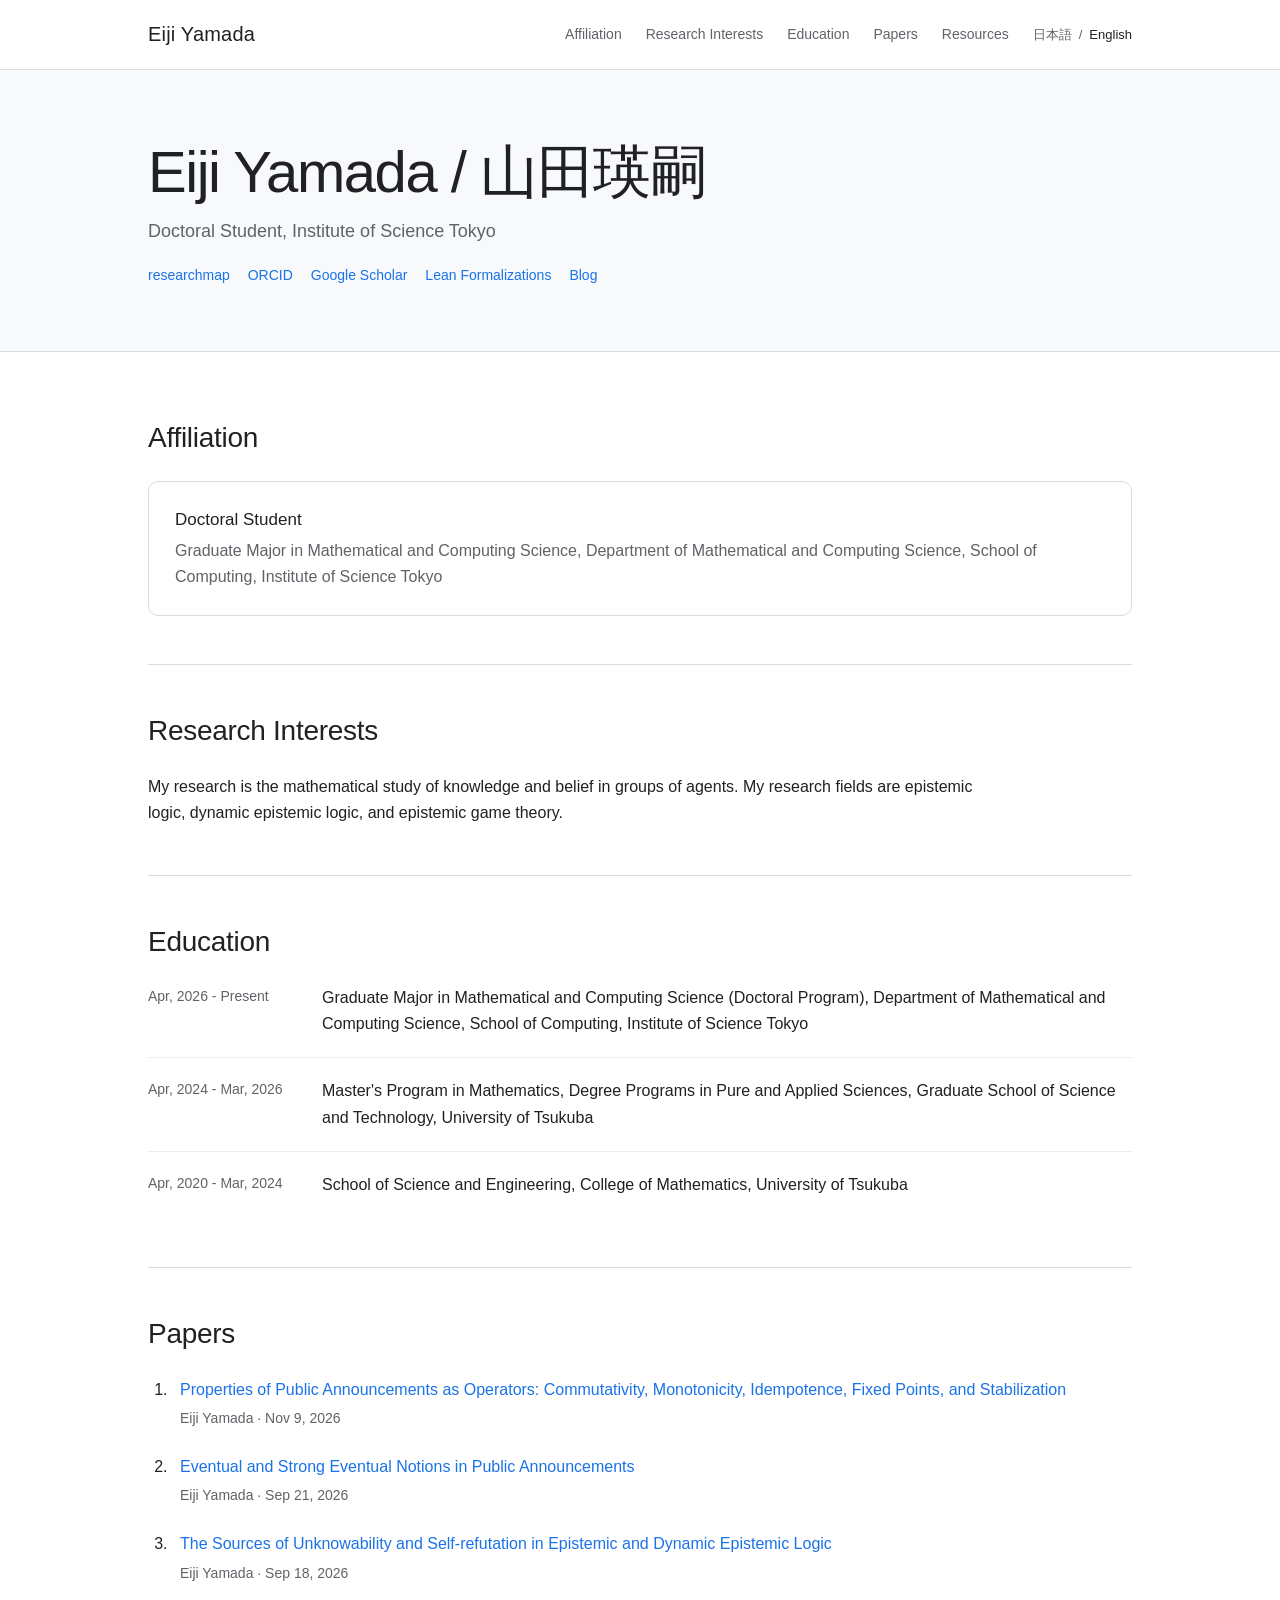
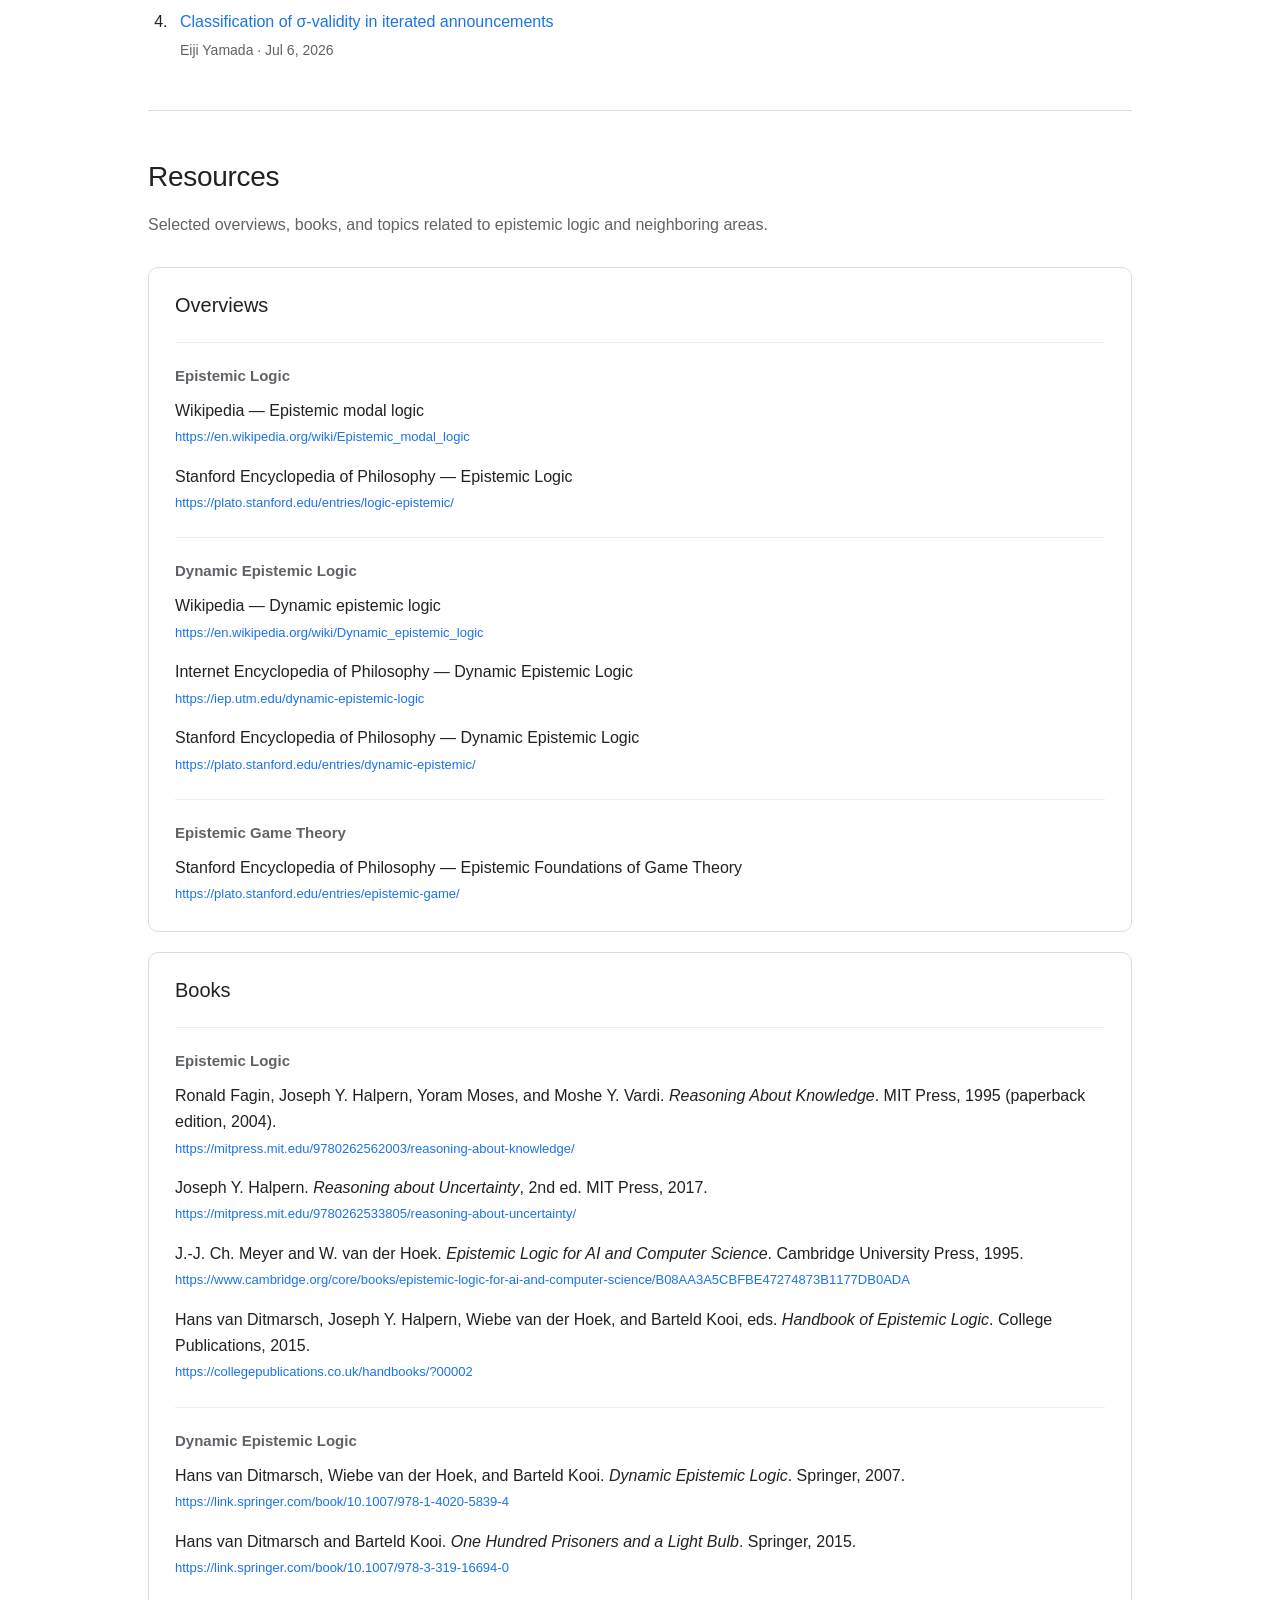
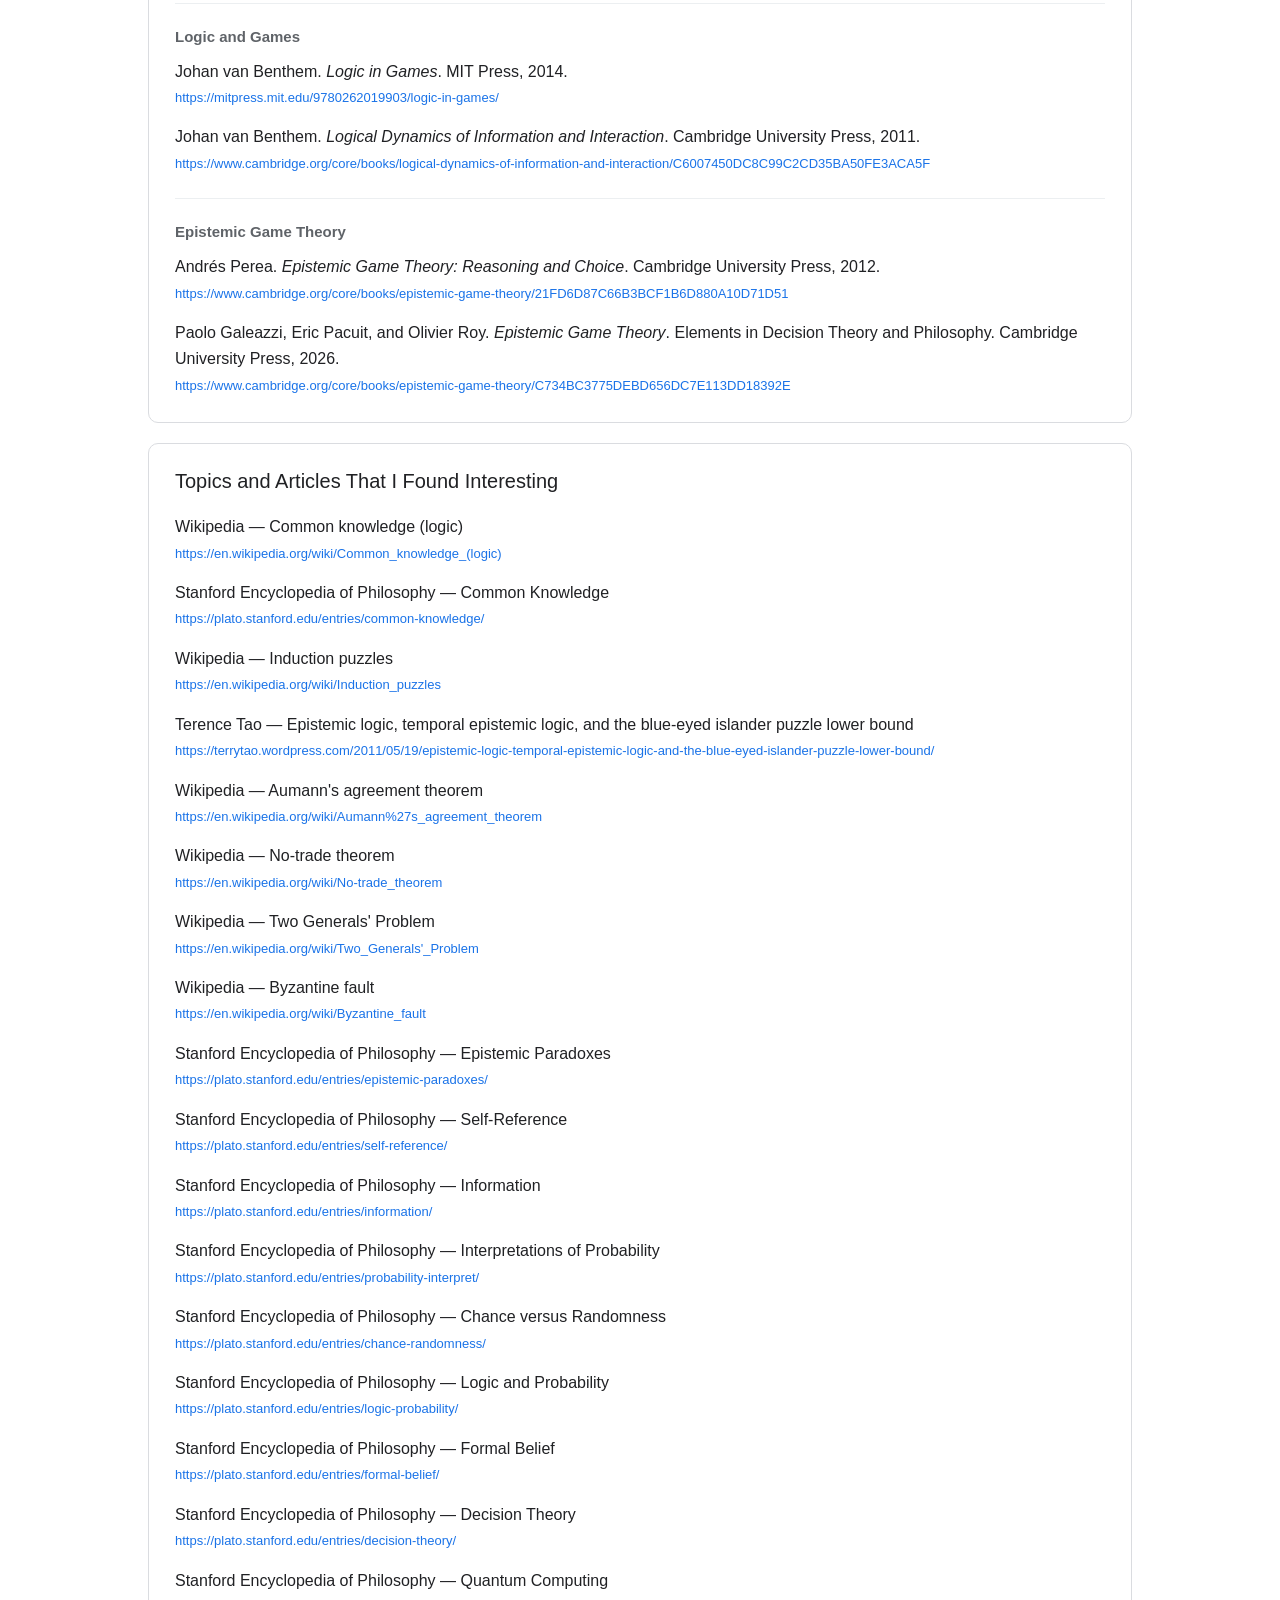
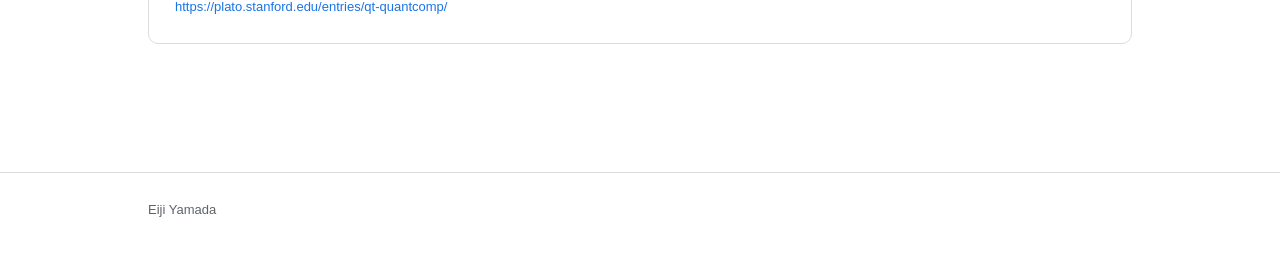
<file: index.html>
<!DOCTYPE html>
<html lang="en">
<head>
  <meta charset="UTF-8">
  <meta name="viewport" content="width=device-width, initial-scale=1.0">
  <meta name="robots" content="index, follow">
  <meta name="description" content="Academic website of Eiji Yamada, a Doctoral Student at Institute of Science Tokyo.">
  <meta name="google-site-verification" content="if2u5kckzkKwGW6rbWBI-jnYKi1gN4BGuCMbJrBqnDA" />
  <link rel="canonical" href="https://eiyamada.github.io/">
  <link rel="alternate" hreflang="en" href="https://eiyamada.github.io/">
  <link rel="alternate" hreflang="ja" href="https://eiyamada.github.io/ja/">
  <link rel="alternate" hreflang="x-default" href="https://eiyamada.github.io/">
  <link rel="stylesheet" href="/styles.css">

  <title>Eiji Yamada</title>

  <script type="application/ld+json">
  {
    "@context": "https://schema.org",
    "@type": "Person",
    "name": "Eiji Yamada",
    "alternateName": "山田 瑛嗣",
    "url": "https://eiyamada.github.io/",
    "jobTitle": "Doctoral Student",
    "affiliation": {
      "@type": "CollegeOrUniversity",
      "name": "Institute of Science Tokyo"
    },
    "sameAs": [
      "https://researchmap.jp/e-yamada?lang=en",
      "https://orcid.org/0009-0007-2519-8016",
      "https://scholar.google.com/citations?user=GYGGPxcAAAAJ&hl=en&oi=sra"
    ]
  }
  </script>
</head>

<body>
  <header class="site-header">
    <div class="header-inner">
      <a class="site-title" href="#top">Eiji Yamada</a>
      <div class="header-actions">
        <nav class="nav-links" aria-label="Primary navigation">
          <a href="#affiliation">Affiliation</a>
          <a href="#research-interests">Research Interests</a>
          <a href="#education">Education</a>
          <a href="#papers">Papers</a>
          <a href="#resources">Resources</a>
        </nav>
        <div class="language-switch" aria-label="Language switch">
          <a href="/ja/" lang="ja">日本語</a>
          <span aria-hidden="true">/</span>
          <span class="current-language" aria-current="page">English</span>
        </div>
      </div>
    </div>
  </header>

  <div class="hero" id="top">
    <div class="hero-inner">
      <h1>Eiji Yamada / 山田瑛嗣</h1>
      <p class="position">Doctoral Student, Institute of Science Tokyo</p>
      <div class="profile-links" aria-label="Academic profiles">
        <a href="https://researchmap.jp/e-yamada?lang=en" target="_blank" rel="me noopener">researchmap</a>
        <a href="https://orcid.org/0009-0007-2519-8016" target="_blank" rel="me noopener">ORCID</a>
        <a href="https://scholar.google.com/citations?user=GYGGPxcAAAAJ&amp;hl=en&amp;oi=sra" target="_blank" rel="me noopener">Google Scholar</a>
        <a href="https://github.com/eiyamada/lean-paper-formalizations" target="_blank" rel="noopener">Lean Formalizations</a>
        <a href="https://banana-neko.hatenablog.com/" target="_blank" rel="noopener">Blog</a>
      </div>
    </div>
  </div>

  <main>
    <section id="affiliation">
      <h2>Affiliation</h2>
      <div class="affiliation-card">
        <strong>Doctoral Student</strong>
        <span>Graduate Major in Mathematical and Computing Science, Department of Mathematical and Computing Science, School of Computing, Institute of Science Tokyo</span>
      </div>
    </section>

    <section id="research-interests">
      <h2>Research Interests</h2>
      <div class="research-interests-space">
        <p>My research is the mathematical study of knowledge and belief in groups of agents. My research fields are epistemic logic, dynamic epistemic logic, and epistemic game theory.</p>
      </div>
    </section>

    <section id="education">
      <h2>Education</h2>
      <ul class="timeline">
        <li>
          <div class="date">Apr, 2026 - Present</div>
          <div class="institution">Graduate Major in Mathematical and Computing Science (Doctoral Program), Department of Mathematical and Computing Science, School of Computing, Institute of Science Tokyo</div>
        </li>
        <li>
          <div class="date">Apr, 2024 - Mar, 2026</div>
          <div class="institution">Master's Program in Mathematics, Degree Programs in Pure and Applied Sciences, Graduate School of Science and Technology, University of Tsukuba</div>
        </li>
        <li>
          <div class="date">Apr, 2020 - Mar, 2024</div>
          <div class="institution">School of Science and Engineering, College of Mathematics, University of Tsukuba</div>
        </li>
      </ul>
    </section>

    <section id="papers">
      <h2>Papers</h2>
      <ol class="publications">
        <li>
          <a class="publication-title" href="https://arxiv.org/abs/2611.11911" target="_blank" rel="noopener">Properties of Public Announcements as Operators: Commutativity, Monotonicity, Idempotence, Fixed Points, and Stabilization</a>
          <div class="publication-meta">Eiji Yamada · Nov 9, 2026</div>
        </li>
        <li>
          <a class="publication-title" href="https://arxiv.org/abs/2609.24006" target="_blank" rel="noopener">Eventual and Strong Eventual Notions in Public Announcements</a>
          <div class="publication-meta">Eiji Yamada · Sep 21, 2026</div>
        </li>
        <li>
          <a class="publication-title" href="https://arxiv.org/abs/2609.21317" target="_blank" rel="noopener">The Sources of Unknowability and Self-refutation in Epistemic and Dynamic Epistemic Logic</a>
          <div class="publication-meta">Eiji Yamada · Sep 18, 2026</div>
        </li>
        <li>
          <a class="publication-title" href="https://arxiv.org/abs/2607.04685" target="_blank" rel="noopener">Classification of σ-validity in iterated announcements</a>
          <div class="publication-meta">Eiji Yamada · Jul 6, 2026</div>
        </li>
      </ol>
    </section>

    <section id="resources">
      <h2>Resources</h2>
      <p class="resources-intro">Selected overviews, books, and topics related to epistemic logic and neighboring areas.</p>

      <div class="resource-panel">
        <h3 class="resource-panel-title">Overviews</h3>

        <div class="resource-category">
          <h3>Epistemic Logic</h3>
          <ul class="resource-list">
            <li>
              <span class="resource-name">Wikipedia — Epistemic modal logic</span>
              <a class="resource-url" href="https://en.wikipedia.org/wiki/Epistemic_modal_logic" target="_blank" rel="noopener">https://en.wikipedia.org/wiki/Epistemic_modal_logic</a>
            </li>
            <li>
              <span class="resource-name">Stanford Encyclopedia of Philosophy — Epistemic Logic</span>
              <a class="resource-url" href="https://plato.stanford.edu/entries/logic-epistemic/" target="_blank" rel="noopener">https://plato.stanford.edu/entries/logic-epistemic/</a>
            </li>
          </ul>
        </div>

        <div class="resource-category">
          <h3>Dynamic Epistemic Logic</h3>
          <ul class="resource-list">
            <li>
              <span class="resource-name">Wikipedia — Dynamic epistemic logic</span>
              <a class="resource-url" href="https://en.wikipedia.org/wiki/Dynamic_epistemic_logic" target="_blank" rel="noopener">https://en.wikipedia.org/wiki/Dynamic_epistemic_logic</a>
            </li>
            <li>
              <span class="resource-name">Internet Encyclopedia of Philosophy — Dynamic Epistemic Logic</span>
              <a class="resource-url" href="https://iep.utm.edu/dynamic-epistemic-logic" target="_blank" rel="noopener">https://iep.utm.edu/dynamic-epistemic-logic</a>
            </li>
            <li>
              <span class="resource-name">Stanford Encyclopedia of Philosophy — Dynamic Epistemic Logic</span>
              <a class="resource-url" href="https://plato.stanford.edu/entries/dynamic-epistemic/" target="_blank" rel="noopener">https://plato.stanford.edu/entries/dynamic-epistemic/</a>
            </li>
          </ul>
        </div>

        <div class="resource-category">
          <h3>Epistemic Game Theory</h3>
          <ul class="resource-list">
            <li>
              <span class="resource-name">Stanford Encyclopedia of Philosophy — Epistemic Foundations of Game Theory</span>
              <a class="resource-url" href="https://plato.stanford.edu/entries/epistemic-game/" target="_blank" rel="noopener">https://plato.stanford.edu/entries/epistemic-game/</a>
            </li>
          </ul>
        </div>
      </div>

      <div class="resource-panel">
        <h3 class="resource-panel-title">Books</h3>

        <div class="resource-category">
          <h3>Epistemic Logic</h3>
          <ul class="resource-list">
            <li>
              <span class="book-citation">Ronald Fagin, Joseph Y. Halpern, Yoram Moses, and Moshe Y. Vardi. <em>Reasoning About Knowledge</em>. MIT Press, 1995 (paperback edition, 2004).</span>
              <a class="resource-url" href="https://mitpress.mit.edu/9780262562003/reasoning-about-knowledge/" target="_blank" rel="noopener">https://mitpress.mit.edu/9780262562003/reasoning-about-knowledge/</a>
            </li>
            <li>
              <span class="book-citation">Joseph Y. Halpern. <em>Reasoning about Uncertainty</em>, 2nd ed. MIT Press, 2017.</span>
              <a class="resource-url" href="https://mitpress.mit.edu/9780262533805/reasoning-about-uncertainty/" target="_blank" rel="noopener">https://mitpress.mit.edu/9780262533805/reasoning-about-uncertainty/</a>
            </li>
            <li>
              <span class="book-citation">J.-J. Ch. Meyer and W. van der Hoek. <em>Epistemic Logic for AI and Computer Science</em>. Cambridge University Press, 1995.</span>
              <a class="resource-url" href="https://www.cambridge.org/core/books/epistemic-logic-for-ai-and-computer-science/B08AA3A5CBFBE47274873B1177DB0ADA" target="_blank" rel="noopener">https://www.cambridge.org/core/books/epistemic-logic-for-ai-and-computer-science/B08AA3A5CBFBE47274873B1177DB0ADA</a>
            </li>
            <li>
              <span class="book-citation">Hans van Ditmarsch, Joseph Y. Halpern, Wiebe van der Hoek, and Barteld Kooi, eds. <em>Handbook of Epistemic Logic</em>. College Publications, 2015.</span>
              <a class="resource-url" href="https://collegepublications.co.uk/handbooks/?00002" target="_blank" rel="noopener">https://collegepublications.co.uk/handbooks/?00002</a>
            </li>
          </ul>
        </div>

        <div class="resource-category">
          <h3>Dynamic Epistemic Logic</h3>
          <ul class="resource-list">
            <li>
              <span class="book-citation">Hans van Ditmarsch, Wiebe van der Hoek, and Barteld Kooi. <em>Dynamic Epistemic Logic</em>. Springer, 2007.</span>
              <a class="resource-url" href="https://link.springer.com/book/10.1007/978-1-4020-5839-4" target="_blank" rel="noopener">https://link.springer.com/book/10.1007/978-1-4020-5839-4</a>
            </li>
            <li>
              <span class="book-citation">Hans van Ditmarsch and Barteld Kooi. <em>One Hundred Prisoners and a Light Bulb</em>. Springer, 2015.</span>
              <a class="resource-url" href="https://link.springer.com/book/10.1007/978-3-319-16694-0" target="_blank" rel="noopener">https://link.springer.com/book/10.1007/978-3-319-16694-0</a>
            </li>
          </ul>
        </div>

        <div class="resource-category">
          <h3>Logic and Games</h3>
          <ul class="resource-list">
            <li>
              <span class="book-citation">Johan van Benthem. <em>Logic in Games</em>. MIT Press, 2014.</span>
              <a class="resource-url" href="https://mitpress.mit.edu/9780262019903/logic-in-games/" target="_blank" rel="noopener">https://mitpress.mit.edu/9780262019903/logic-in-games/</a>
            </li>
            <li>
              <span class="book-citation">Johan van Benthem. <em>Logical Dynamics of Information and Interaction</em>. Cambridge University Press, 2011.</span>
              <a class="resource-url" href="https://www.cambridge.org/core/books/logical-dynamics-of-information-and-interaction/C6007450DC8C99C2CD35BA50FE3ACA5F" target="_blank" rel="noopener">https://www.cambridge.org/core/books/logical-dynamics-of-information-and-interaction/C6007450DC8C99C2CD35BA50FE3ACA5F</a>
            </li>
          </ul>
        </div>

        <div class="resource-category">
          <h3>Epistemic Game Theory</h3>
          <ul class="resource-list">
            <li>
              <span class="book-citation">Andrés Perea. <em>Epistemic Game Theory: Reasoning and Choice</em>. Cambridge University Press, 2012.</span>
              <a class="resource-url" href="https://www.cambridge.org/core/books/epistemic-game-theory/21FD6D87C66B3BCF1B6D880A10D71D51" target="_blank" rel="noopener">https://www.cambridge.org/core/books/epistemic-game-theory/21FD6D87C66B3BCF1B6D880A10D71D51</a>
            </li>
            <li>
              <span class="book-citation">Paolo Galeazzi, Eric Pacuit, and Olivier Roy. <em>Epistemic Game Theory</em>. Elements in Decision Theory and Philosophy. Cambridge University Press, 2026.</span>
              <a class="resource-url" href="https://www.cambridge.org/core/books/epistemic-game-theory/C734BC3775DEBD656DC7E113DD18392E" target="_blank" rel="noopener">https://www.cambridge.org/core/books/epistemic-game-theory/C734BC3775DEBD656DC7E113DD18392E</a>
            </li>
          </ul>
        </div>
      </div>

      <div class="resource-panel">
        <h3 class="resource-panel-title">Topics and Articles That I Found Interesting</h3>
        <ul class="resource-list">
          <li>
            <span class="resource-name">Wikipedia — Common knowledge (logic)</span>
            <a class="resource-url" href="https://en.wikipedia.org/wiki/Common_knowledge_(logic)" target="_blank" rel="noopener">https://en.wikipedia.org/wiki/Common_knowledge_(logic)</a>
          </li>
          <li>
            <span class="resource-name">Stanford Encyclopedia of Philosophy — Common Knowledge</span>
            <a class="resource-url" href="https://plato.stanford.edu/entries/common-knowledge/" target="_blank" rel="noopener">https://plato.stanford.edu/entries/common-knowledge/</a>
          </li>
          <li>
            <span class="resource-name">Wikipedia — Induction puzzles</span>
            <a class="resource-url" href="https://en.wikipedia.org/wiki/Induction_puzzles" target="_blank" rel="noopener">https://en.wikipedia.org/wiki/Induction_puzzles</a>
          </li>
          <li>
            <span class="resource-name">Terence Tao — Epistemic logic, temporal epistemic logic, and the blue-eyed islander puzzle lower bound</span>
            <a class="resource-url" href="https://terrytao.wordpress.com/2011/05/19/epistemic-logic-temporal-epistemic-logic-and-the-blue-eyed-islander-puzzle-lower-bound/" target="_blank" rel="noopener">https://terrytao.wordpress.com/2011/05/19/epistemic-logic-temporal-epistemic-logic-and-the-blue-eyed-islander-puzzle-lower-bound/</a>
          </li>
          <li>
            <span class="resource-name">Wikipedia — Aumann's agreement theorem</span>
            <a class="resource-url" href="https://en.wikipedia.org/wiki/Aumann%27s_agreement_theorem" target="_blank" rel="noopener">https://en.wikipedia.org/wiki/Aumann%27s_agreement_theorem</a>
          </li>
          <li>
            <span class="resource-name">Wikipedia — No-trade theorem</span>
            <a class="resource-url" href="https://en.wikipedia.org/wiki/No-trade_theorem" target="_blank" rel="noopener">https://en.wikipedia.org/wiki/No-trade_theorem</a>
          </li>
          <li>
            <span class="resource-name">Wikipedia — Two Generals' Problem</span>
            <a class="resource-url" href="https://en.wikipedia.org/wiki/Two_Generals'_Problem" target="_blank" rel="noopener">https://en.wikipedia.org/wiki/Two_Generals'_Problem</a>
          </li>
          <li>
            <span class="resource-name">Wikipedia — Byzantine fault</span>
            <a class="resource-url" href="https://en.wikipedia.org/wiki/Byzantine_fault" target="_blank" rel="noopener">https://en.wikipedia.org/wiki/Byzantine_fault</a>
          </li>
          <li>
            <span class="resource-name">Stanford Encyclopedia of Philosophy — Epistemic Paradoxes</span>
            <a class="resource-url" href="https://plato.stanford.edu/entries/epistemic-paradoxes/" target="_blank" rel="noopener">https://plato.stanford.edu/entries/epistemic-paradoxes/</a>
          </li>
          <li>
            <span class="resource-name">Stanford Encyclopedia of Philosophy — Self-Reference</span>
            <a class="resource-url" href="https://plato.stanford.edu/entries/self-reference/" target="_blank" rel="noopener">https://plato.stanford.edu/entries/self-reference/</a>
          </li>
          <li>
            <span class="resource-name">Stanford Encyclopedia of Philosophy — Information</span>
            <a class="resource-url" href="https://plato.stanford.edu/entries/information/" target="_blank" rel="noopener">https://plato.stanford.edu/entries/information/</a>
          </li>
          <li>
            <span class="resource-name">Stanford Encyclopedia of Philosophy — Interpretations of Probability</span>
            <a class="resource-url" href="https://plato.stanford.edu/entries/probability-interpret/" target="_blank" rel="noopener">https://plato.stanford.edu/entries/probability-interpret/</a>
          </li>
          <li>
            <span class="resource-name">Stanford Encyclopedia of Philosophy — Chance versus Randomness</span>
            <a class="resource-url" href="https://plato.stanford.edu/entries/chance-randomness/" target="_blank" rel="noopener">https://plato.stanford.edu/entries/chance-randomness/</a>
          </li>
          <li>
            <span class="resource-name">Stanford Encyclopedia of Philosophy — Logic and Probability</span>
            <a class="resource-url" href="https://plato.stanford.edu/entries/logic-probability/" target="_blank" rel="noopener">https://plato.stanford.edu/entries/logic-probability/</a>
          </li>
          <li>
            <span class="resource-name">Stanford Encyclopedia of Philosophy — Formal Belief</span>
            <a class="resource-url" href="https://plato.stanford.edu/entries/formal-belief/" target="_blank" rel="noopener">https://plato.stanford.edu/entries/formal-belief/</a>
          </li>
          <li>
            <span class="resource-name">Stanford Encyclopedia of Philosophy — Decision Theory</span>
            <a class="resource-url" href="https://plato.stanford.edu/entries/decision-theory/" target="_blank" rel="noopener">https://plato.stanford.edu/entries/decision-theory/</a>
          </li>
          <li>
            <span class="resource-name">Stanford Encyclopedia of Philosophy — Quantum Computing</span>
            <a class="resource-url" href="https://plato.stanford.edu/entries/qt-quantcomp/" target="_blank" rel="noopener">https://plato.stanford.edu/entries/qt-quantcomp/</a>
          </li>
        </ul>
      </div>
    </section>
  </main>

  <footer>
    <div class="footer-inner">Eiji Yamada</div>
  </footer>
</body>
</html>
</file>
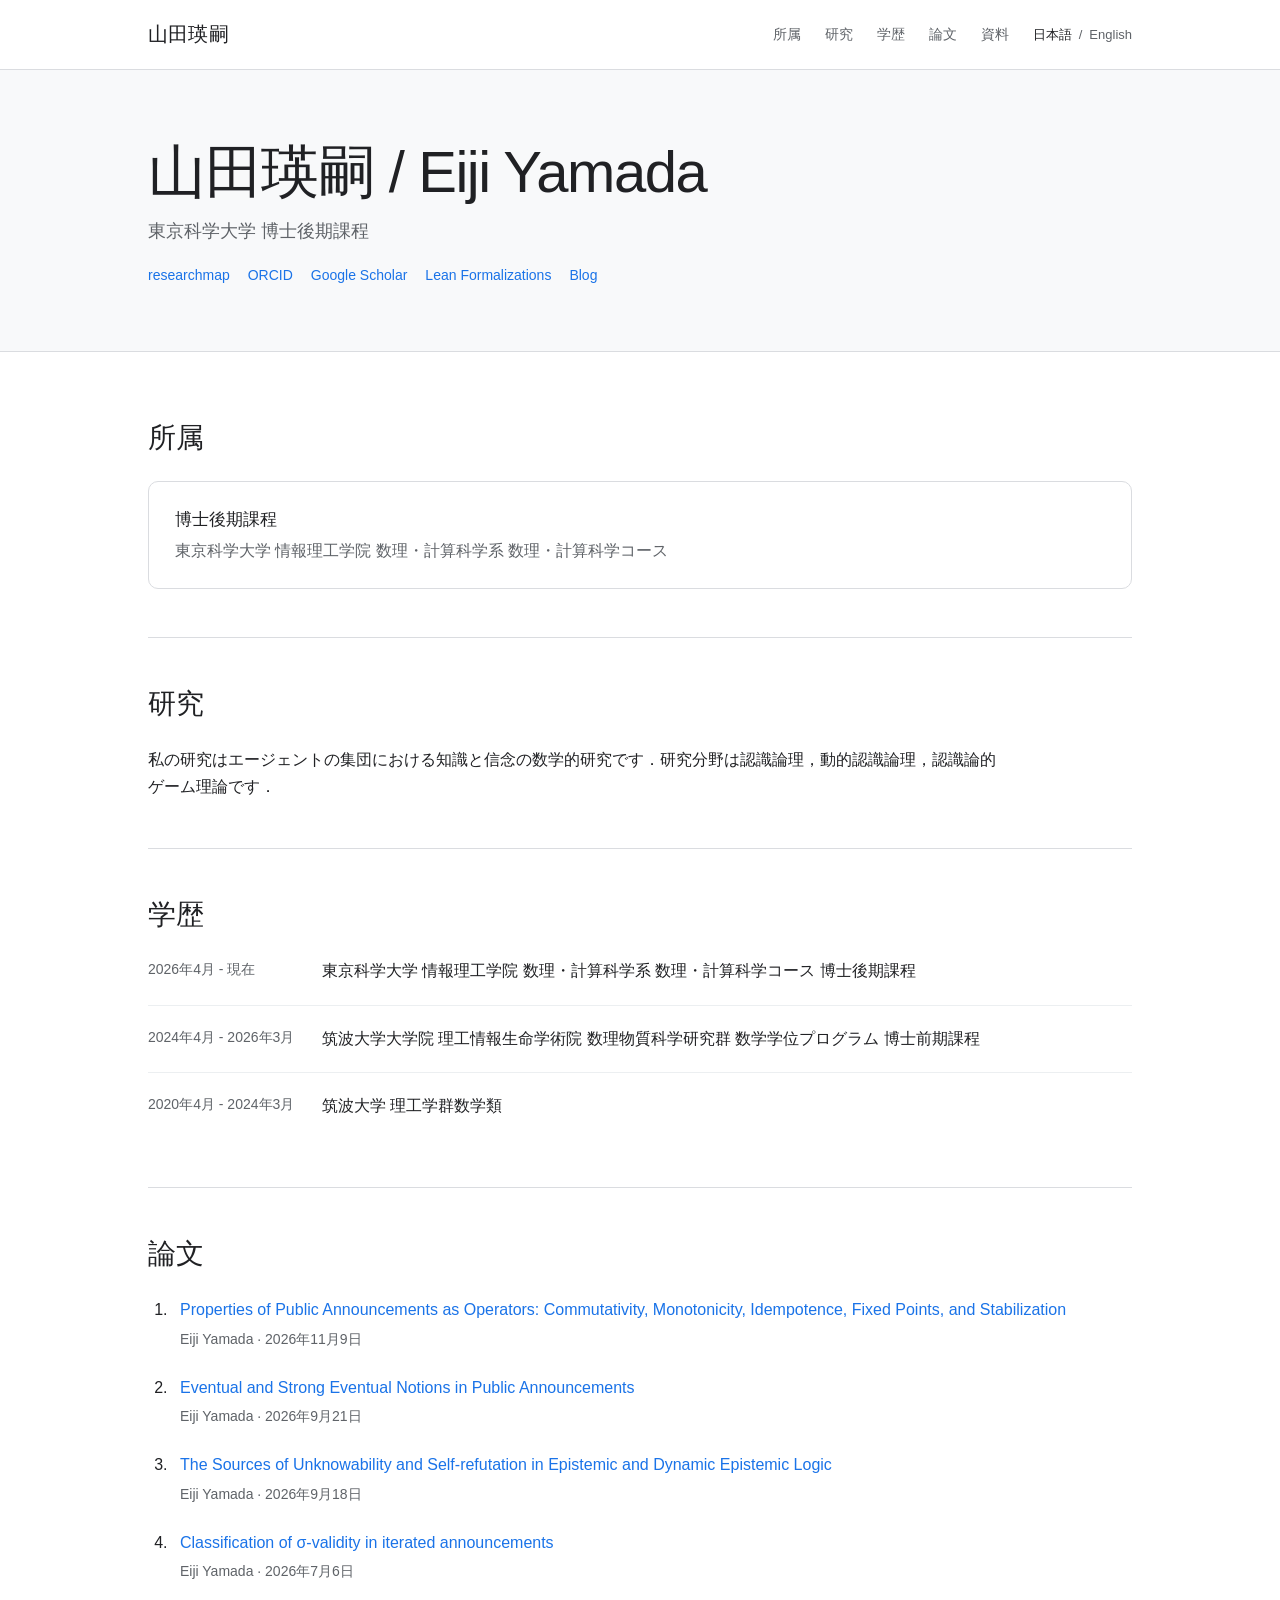
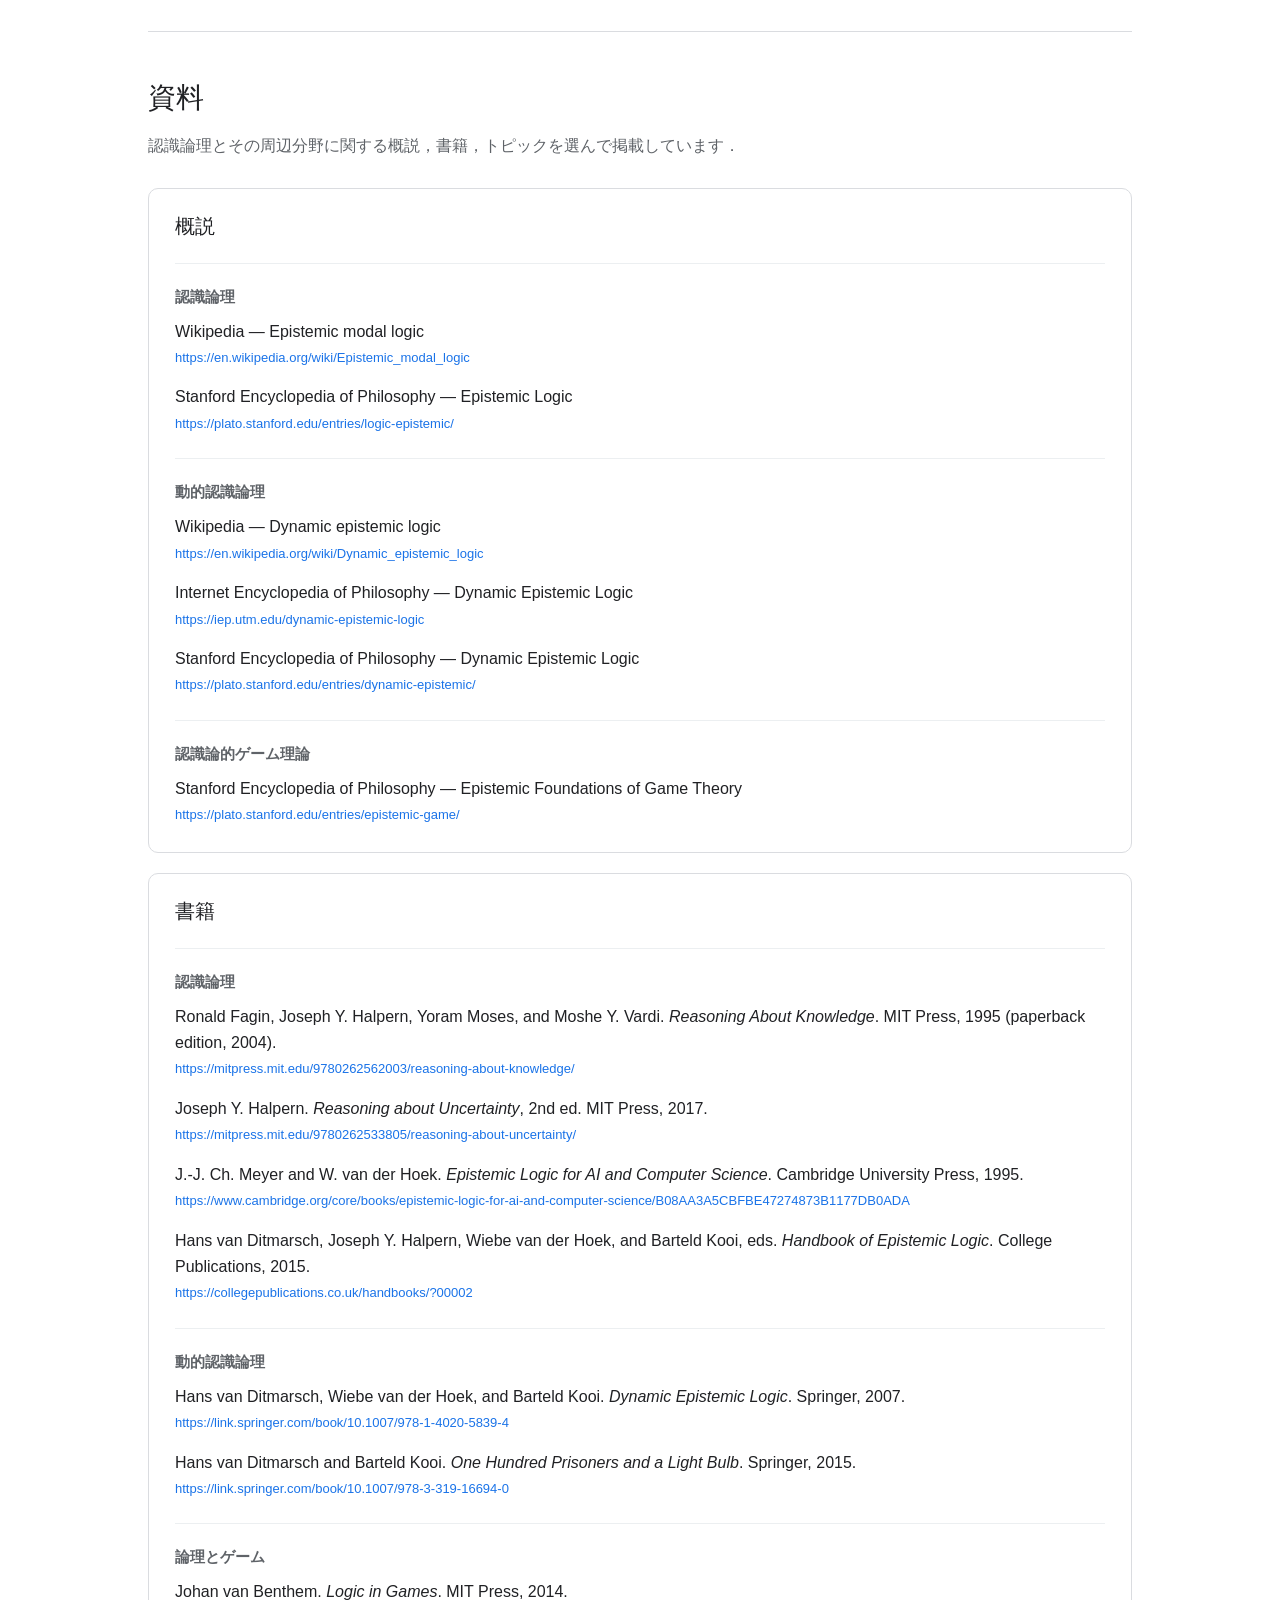
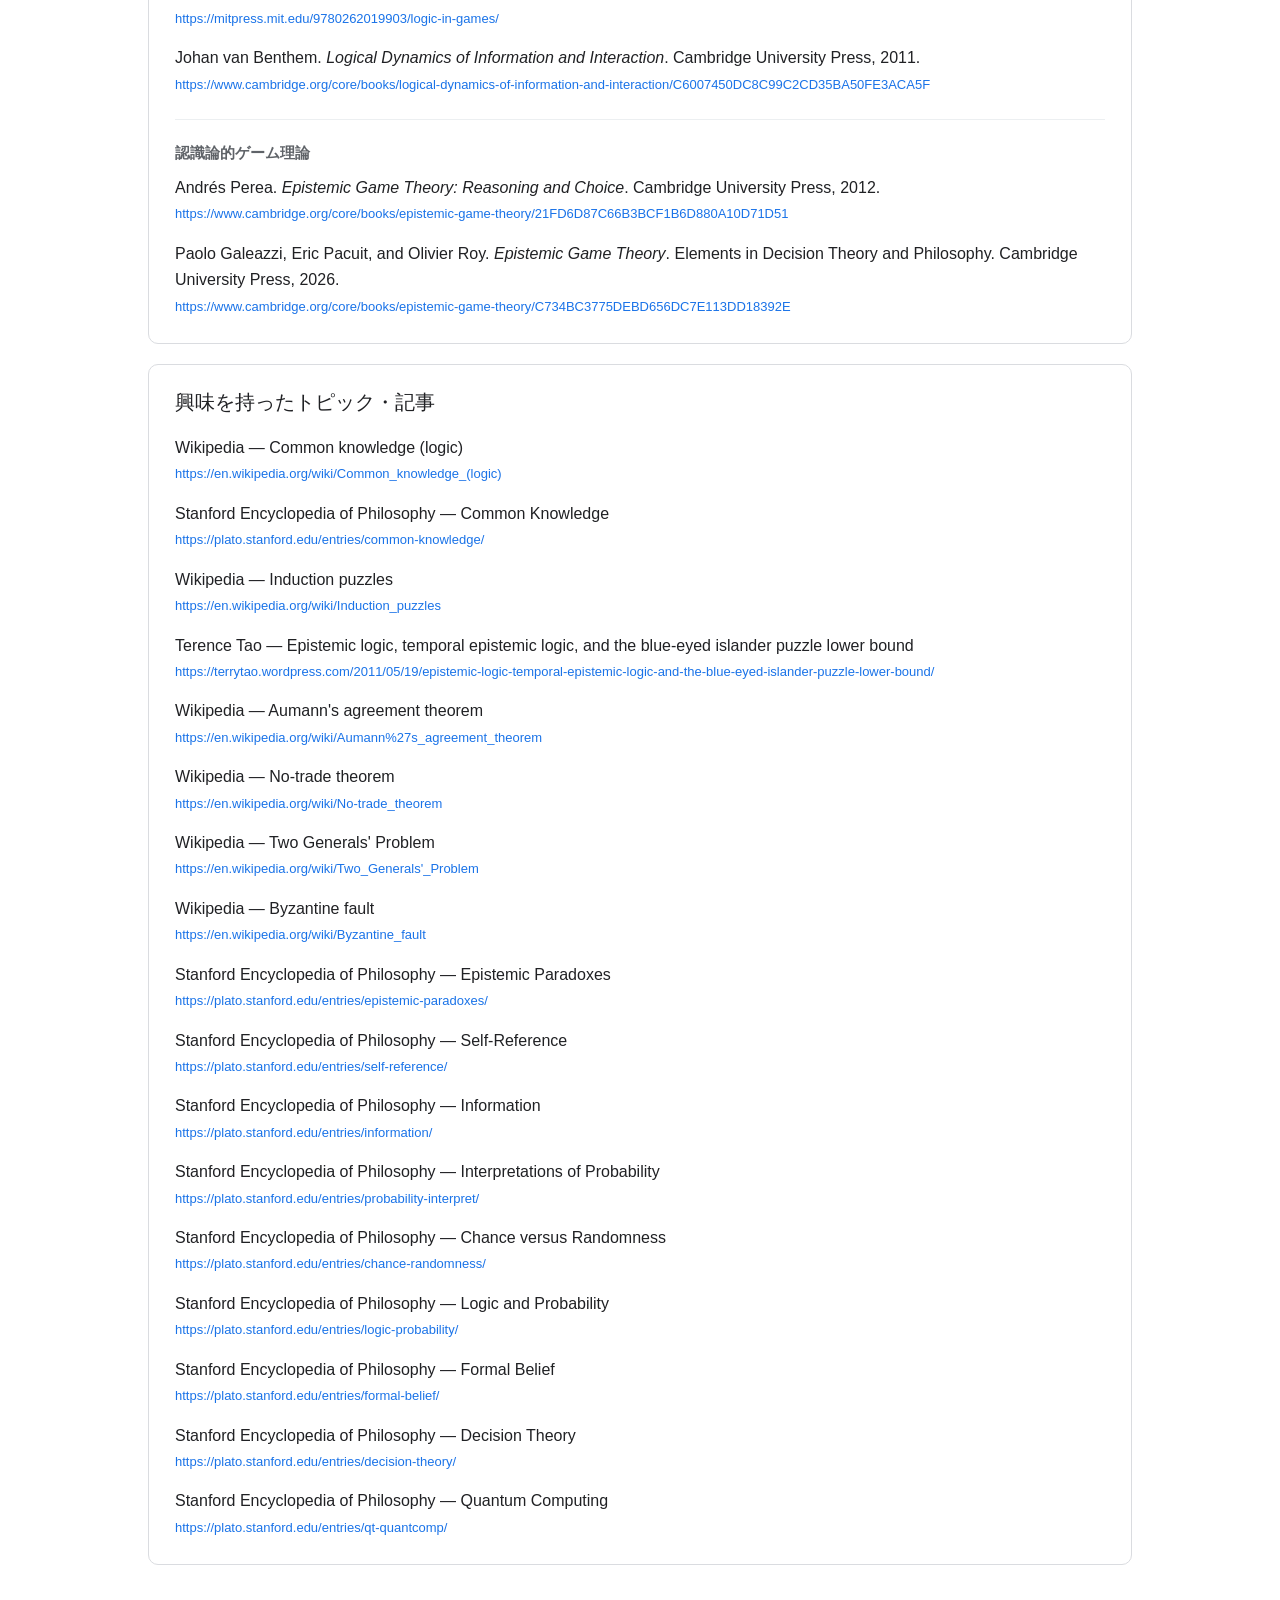
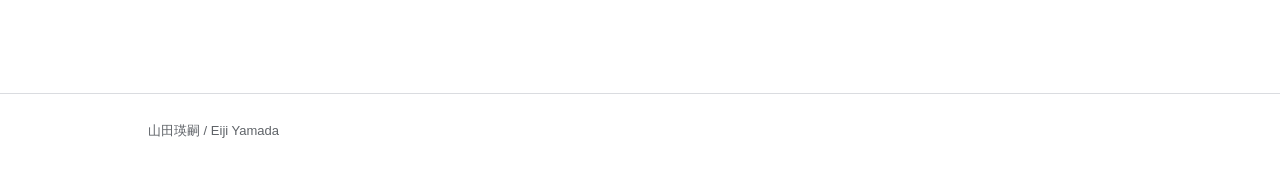
<file: ja/index.html>
<!DOCTYPE html>
<html lang="ja">
<head>
  <meta charset="UTF-8">
  <meta name="viewport" content="width=device-width, initial-scale=1.0">
  <meta name="robots" content="index, follow">
  <meta name="description" content="山田瑛嗣（Eiji Yamada）の研究者個人サイト．東京科学大学博士後期課程．">
  <link rel="canonical" href="https://eiyamada.github.io/ja/">
  <link rel="alternate" hreflang="en" href="https://eiyamada.github.io/">
  <link rel="alternate" hreflang="ja" href="https://eiyamada.github.io/ja/">
  <link rel="alternate" hreflang="x-default" href="https://eiyamada.github.io/">
  <link rel="stylesheet" href="/styles.css">

  <title>山田瑛嗣</title>

  <script type="application/ld+json">
  {
    "@context": "https://schema.org",
    "@type": "Person",
    "name": "山田 瑛嗣",
    "alternateName": "Eiji Yamada",
    "url": "https://eiyamada.github.io/",
    "jobTitle": "博士後期課程",
    "affiliation": {
      "@type": "CollegeOrUniversity",
      "name": "東京科学大学"
    },
    "sameAs": [
      "https://researchmap.jp/e-yamada",
      "https://orcid.org/0009-0007-2519-8016",
      "https://scholar.google.com/citations?user=GYGGPxcAAAAJ&hl=en&oi=sra"
    ]
  }
  </script>
</head>

<body>
  <header class="site-header">
    <div class="header-inner">
      <a class="site-title" href="#top">山田瑛嗣</a>
      <div class="header-actions">
        <nav class="nav-links" aria-label="メインナビゲーション">
          <a href="#affiliation">所属</a>
          <a href="#research-interests">研究</a>
          <a href="#education">学歴</a>
          <a href="#papers">論文</a>
          <a href="#resources">資料</a>
        </nav>
        <div class="language-switch" aria-label="言語切替">
          <span class="current-language" aria-current="page">日本語</span>
          <span aria-hidden="true">/</span>
          <a href="/" lang="en">English</a>
        </div>
      </div>
    </div>
  </header>

  <div class="hero" id="top">
    <div class="hero-inner">
      <h1>山田瑛嗣 / Eiji Yamada</h1>
      <p class="position">東京科学大学 博士後期課程</p>
      <div class="profile-links" aria-label="研究者プロフィール">
        <a href="https://researchmap.jp/e-yamada" target="_blank" rel="me noopener">researchmap</a>
        <a href="https://orcid.org/0009-0007-2519-8016" target="_blank" rel="me noopener">ORCID</a>
        <a href="https://scholar.google.com/citations?user=GYGGPxcAAAAJ&amp;hl=en&amp;oi=sra" target="_blank" rel="me noopener">Google Scholar</a>
        <a href="https://github.com/eiyamada/lean-paper-formalizations" target="_blank" rel="noopener">Lean Formalizations</a>
        <a href="https://banana-neko.hatenablog.com/" target="_blank" rel="noopener">Blog</a>
      </div>
    </div>
  </div>

  <main>
    <section id="affiliation">
      <h2>所属</h2>
      <div class="affiliation-card">
        <strong>博士後期課程</strong>
        <span>東京科学大学 情報理工学院 数理・計算科学系 数理・計算科学コース</span>
      </div>
    </section>

    <section id="research-interests">
      <h2>研究</h2>
      <div class="research-interests-space">
        <p>私の研究はエージェントの集団における知識と信念の数学的研究です．研究分野は認識論理，動的認識論理，認識論的ゲーム理論です．</p>
      </div>
    </section>

    <section id="education">
      <h2>学歴</h2>
      <ul class="timeline">
        <li>
          <div class="date">2026年4月 - 現在</div>
          <div class="institution">東京科学大学 情報理工学院 数理・計算科学系 数理・計算科学コース 博士後期課程</div>
        </li>
        <li>
          <div class="date">2024年4月 - 2026年3月</div>
          <div class="institution">筑波大学大学院 理工情報生命学術院 数理物質科学研究群 数学学位プログラム 博士前期課程</div>
        </li>
        <li>
          <div class="date">2020年4月 - 2024年3月</div>
          <div class="institution">筑波大学 理工学群数学類</div>
        </li>
      </ul>
    </section>

    <section id="papers">
      <h2>論文</h2>
      <ol class="publications">
        <li>
          <a class="publication-title" href="https://arxiv.org/abs/2611.11911" target="_blank" rel="noopener">Properties of Public Announcements as Operators: Commutativity, Monotonicity, Idempotence, Fixed Points, and Stabilization</a>
          <div class="publication-meta">Eiji Yamada · 2026年11月9日</div>
        </li>
        <li>
          <a class="publication-title" href="https://arxiv.org/abs/2609.24006" target="_blank" rel="noopener">Eventual and Strong Eventual Notions in Public Announcements</a>
          <div class="publication-meta">Eiji Yamada · 2026年9月21日</div>
        </li>
        <li>
          <a class="publication-title" href="https://arxiv.org/abs/2609.21317" target="_blank" rel="noopener">The Sources of Unknowability and Self-refutation in Epistemic and Dynamic Epistemic Logic</a>
          <div class="publication-meta">Eiji Yamada · 2026年9月18日</div>
        </li>
        <li>
          <a class="publication-title" href="https://arxiv.org/abs/2607.04685" target="_blank" rel="noopener">Classification of σ-validity in iterated announcements</a>
          <div class="publication-meta">Eiji Yamada · 2026年7月6日</div>
        </li>
      </ol>
    </section>

    <section id="resources">
      <h2>資料</h2>
      <p class="resources-intro">認識論理とその周辺分野に関する概説，書籍，トピックを選んで掲載しています．</p>

      <div class="resource-panel">
        <h3 class="resource-panel-title">概説</h3>

        <div class="resource-category">
          <h3>認識論理</h3>
          <ul class="resource-list">
            <li>
              <span class="resource-name">Wikipedia — Epistemic modal logic</span>
              <a class="resource-url" href="https://en.wikipedia.org/wiki/Epistemic_modal_logic" target="_blank" rel="noopener">https://en.wikipedia.org/wiki/Epistemic_modal_logic</a>
            </li>
            <li>
              <span class="resource-name">Stanford Encyclopedia of Philosophy — Epistemic Logic</span>
              <a class="resource-url" href="https://plato.stanford.edu/entries/logic-epistemic/" target="_blank" rel="noopener">https://plato.stanford.edu/entries/logic-epistemic/</a>
            </li>
          </ul>
        </div>

        <div class="resource-category">
          <h3>動的認識論理</h3>
          <ul class="resource-list">
            <li>
              <span class="resource-name">Wikipedia — Dynamic epistemic logic</span>
              <a class="resource-url" href="https://en.wikipedia.org/wiki/Dynamic_epistemic_logic" target="_blank" rel="noopener">https://en.wikipedia.org/wiki/Dynamic_epistemic_logic</a>
            </li>
            <li>
              <span class="resource-name">Internet Encyclopedia of Philosophy — Dynamic Epistemic Logic</span>
              <a class="resource-url" href="https://iep.utm.edu/dynamic-epistemic-logic" target="_blank" rel="noopener">https://iep.utm.edu/dynamic-epistemic-logic</a>
            </li>
            <li>
              <span class="resource-name">Stanford Encyclopedia of Philosophy — Dynamic Epistemic Logic</span>
              <a class="resource-url" href="https://plato.stanford.edu/entries/dynamic-epistemic/" target="_blank" rel="noopener">https://plato.stanford.edu/entries/dynamic-epistemic/</a>
            </li>
          </ul>
        </div>

        <div class="resource-category">
          <h3>認識論的ゲーム理論</h3>
          <ul class="resource-list">
            <li>
              <span class="resource-name">Stanford Encyclopedia of Philosophy — Epistemic Foundations of Game Theory</span>
              <a class="resource-url" href="https://plato.stanford.edu/entries/epistemic-game/" target="_blank" rel="noopener">https://plato.stanford.edu/entries/epistemic-game/</a>
            </li>
          </ul>
        </div>
      </div>

      <div class="resource-panel">
        <h3 class="resource-panel-title">書籍</h3>

        <div class="resource-category">
          <h3>認識論理</h3>
          <ul class="resource-list">
            <li>
              <span class="book-citation">Ronald Fagin, Joseph Y. Halpern, Yoram Moses, and Moshe Y. Vardi. <em>Reasoning About Knowledge</em>. MIT Press, 1995 (paperback edition, 2004).</span>
              <a class="resource-url" href="https://mitpress.mit.edu/9780262562003/reasoning-about-knowledge/" target="_blank" rel="noopener">https://mitpress.mit.edu/9780262562003/reasoning-about-knowledge/</a>
            </li>
            <li>
              <span class="book-citation">Joseph Y. Halpern. <em>Reasoning about Uncertainty</em>, 2nd ed. MIT Press, 2017.</span>
              <a class="resource-url" href="https://mitpress.mit.edu/9780262533805/reasoning-about-uncertainty/" target="_blank" rel="noopener">https://mitpress.mit.edu/9780262533805/reasoning-about-uncertainty/</a>
            </li>
            <li>
              <span class="book-citation">J.-J. Ch. Meyer and W. van der Hoek. <em>Epistemic Logic for AI and Computer Science</em>. Cambridge University Press, 1995.</span>
              <a class="resource-url" href="https://www.cambridge.org/core/books/epistemic-logic-for-ai-and-computer-science/B08AA3A5CBFBE47274873B1177DB0ADA" target="_blank" rel="noopener">https://www.cambridge.org/core/books/epistemic-logic-for-ai-and-computer-science/B08AA3A5CBFBE47274873B1177DB0ADA</a>
            </li>
            <li>
              <span class="book-citation">Hans van Ditmarsch, Joseph Y. Halpern, Wiebe van der Hoek, and Barteld Kooi, eds. <em>Handbook of Epistemic Logic</em>. College Publications, 2015.</span>
              <a class="resource-url" href="https://collegepublications.co.uk/handbooks/?00002" target="_blank" rel="noopener">https://collegepublications.co.uk/handbooks/?00002</a>
            </li>
          </ul>
        </div>

        <div class="resource-category">
          <h3>動的認識論理</h3>
          <ul class="resource-list">
            <li>
              <span class="book-citation">Hans van Ditmarsch, Wiebe van der Hoek, and Barteld Kooi. <em>Dynamic Epistemic Logic</em>. Springer, 2007.</span>
              <a class="resource-url" href="https://link.springer.com/book/10.1007/978-1-4020-5839-4" target="_blank" rel="noopener">https://link.springer.com/book/10.1007/978-1-4020-5839-4</a>
            </li>
            <li>
              <span class="book-citation">Hans van Ditmarsch and Barteld Kooi. <em>One Hundred Prisoners and a Light Bulb</em>. Springer, 2015.</span>
              <a class="resource-url" href="https://link.springer.com/book/10.1007/978-3-319-16694-0" target="_blank" rel="noopener">https://link.springer.com/book/10.1007/978-3-319-16694-0</a>
            </li>
          </ul>
        </div>

        <div class="resource-category">
          <h3>論理とゲーム</h3>
          <ul class="resource-list">
            <li>
              <span class="book-citation">Johan van Benthem. <em>Logic in Games</em>. MIT Press, 2014.</span>
              <a class="resource-url" href="https://mitpress.mit.edu/9780262019903/logic-in-games/" target="_blank" rel="noopener">https://mitpress.mit.edu/9780262019903/logic-in-games/</a>
            </li>
            <li>
              <span class="book-citation">Johan van Benthem. <em>Logical Dynamics of Information and Interaction</em>. Cambridge University Press, 2011.</span>
              <a class="resource-url" href="https://www.cambridge.org/core/books/logical-dynamics-of-information-and-interaction/C6007450DC8C99C2CD35BA50FE3ACA5F" target="_blank" rel="noopener">https://www.cambridge.org/core/books/logical-dynamics-of-information-and-interaction/C6007450DC8C99C2CD35BA50FE3ACA5F</a>
            </li>
          </ul>
        </div>

        <div class="resource-category">
          <h3>認識論的ゲーム理論</h3>
          <ul class="resource-list">
            <li>
              <span class="book-citation">Andrés Perea. <em>Epistemic Game Theory: Reasoning and Choice</em>. Cambridge University Press, 2012.</span>
              <a class="resource-url" href="https://www.cambridge.org/core/books/epistemic-game-theory/21FD6D87C66B3BCF1B6D880A10D71D51" target="_blank" rel="noopener">https://www.cambridge.org/core/books/epistemic-game-theory/21FD6D87C66B3BCF1B6D880A10D71D51</a>
            </li>
            <li>
              <span class="book-citation">Paolo Galeazzi, Eric Pacuit, and Olivier Roy. <em>Epistemic Game Theory</em>. Elements in Decision Theory and Philosophy. Cambridge University Press, 2026.</span>
              <a class="resource-url" href="https://www.cambridge.org/core/books/epistemic-game-theory/C734BC3775DEBD656DC7E113DD18392E" target="_blank" rel="noopener">https://www.cambridge.org/core/books/epistemic-game-theory/C734BC3775DEBD656DC7E113DD18392E</a>
            </li>
          </ul>
        </div>
      </div>

      <div class="resource-panel">
        <h3 class="resource-panel-title">興味を持ったトピック・記事</h3>
        <ul class="resource-list">
          <li>
            <span class="resource-name">Wikipedia — Common knowledge (logic)</span>
            <a class="resource-url" href="https://en.wikipedia.org/wiki/Common_knowledge_(logic)" target="_blank" rel="noopener">https://en.wikipedia.org/wiki/Common_knowledge_(logic)</a>
          </li>
          <li>
            <span class="resource-name">Stanford Encyclopedia of Philosophy — Common Knowledge</span>
            <a class="resource-url" href="https://plato.stanford.edu/entries/common-knowledge/" target="_blank" rel="noopener">https://plato.stanford.edu/entries/common-knowledge/</a>
          </li>
          <li>
            <span class="resource-name">Wikipedia — Induction puzzles</span>
            <a class="resource-url" href="https://en.wikipedia.org/wiki/Induction_puzzles" target="_blank" rel="noopener">https://en.wikipedia.org/wiki/Induction_puzzles</a>
          </li>
          <li>
            <span class="resource-name">Terence Tao — Epistemic logic, temporal epistemic logic, and the blue-eyed islander puzzle lower bound</span>
            <a class="resource-url" href="https://terrytao.wordpress.com/2011/05/19/epistemic-logic-temporal-epistemic-logic-and-the-blue-eyed-islander-puzzle-lower-bound/" target="_blank" rel="noopener">https://terrytao.wordpress.com/2011/05/19/epistemic-logic-temporal-epistemic-logic-and-the-blue-eyed-islander-puzzle-lower-bound/</a>
          </li>
          <li>
            <span class="resource-name">Wikipedia — Aumann's agreement theorem</span>
            <a class="resource-url" href="https://en.wikipedia.org/wiki/Aumann%27s_agreement_theorem" target="_blank" rel="noopener">https://en.wikipedia.org/wiki/Aumann%27s_agreement_theorem</a>
          </li>
          <li>
            <span class="resource-name">Wikipedia — No-trade theorem</span>
            <a class="resource-url" href="https://en.wikipedia.org/wiki/No-trade_theorem" target="_blank" rel="noopener">https://en.wikipedia.org/wiki/No-trade_theorem</a>
          </li>
          <li>
            <span class="resource-name">Wikipedia — Two Generals' Problem</span>
            <a class="resource-url" href="https://en.wikipedia.org/wiki/Two_Generals'_Problem" target="_blank" rel="noopener">https://en.wikipedia.org/wiki/Two_Generals'_Problem</a>
          </li>
          <li>
            <span class="resource-name">Wikipedia — Byzantine fault</span>
            <a class="resource-url" href="https://en.wikipedia.org/wiki/Byzantine_fault" target="_blank" rel="noopener">https://en.wikipedia.org/wiki/Byzantine_fault</a>
          </li>
          <li>
            <span class="resource-name">Stanford Encyclopedia of Philosophy — Epistemic Paradoxes</span>
            <a class="resource-url" href="https://plato.stanford.edu/entries/epistemic-paradoxes/" target="_blank" rel="noopener">https://plato.stanford.edu/entries/epistemic-paradoxes/</a>
          </li>
          <li>
            <span class="resource-name">Stanford Encyclopedia of Philosophy — Self-Reference</span>
            <a class="resource-url" href="https://plato.stanford.edu/entries/self-reference/" target="_blank" rel="noopener">https://plato.stanford.edu/entries/self-reference/</a>
          </li>
          <li>
            <span class="resource-name">Stanford Encyclopedia of Philosophy — Information</span>
            <a class="resource-url" href="https://plato.stanford.edu/entries/information/" target="_blank" rel="noopener">https://plato.stanford.edu/entries/information/</a>
          </li>
          <li>
            <span class="resource-name">Stanford Encyclopedia of Philosophy — Interpretations of Probability</span>
            <a class="resource-url" href="https://plato.stanford.edu/entries/probability-interpret/" target="_blank" rel="noopener">https://plato.stanford.edu/entries/probability-interpret/</a>
          </li>
          <li>
            <span class="resource-name">Stanford Encyclopedia of Philosophy — Chance versus Randomness</span>
            <a class="resource-url" href="https://plato.stanford.edu/entries/chance-randomness/" target="_blank" rel="noopener">https://plato.stanford.edu/entries/chance-randomness/</a>
          </li>
          <li>
            <span class="resource-name">Stanford Encyclopedia of Philosophy — Logic and Probability</span>
            <a class="resource-url" href="https://plato.stanford.edu/entries/logic-probability/" target="_blank" rel="noopener">https://plato.stanford.edu/entries/logic-probability/</a>
          </li>
          <li>
            <span class="resource-name">Stanford Encyclopedia of Philosophy — Formal Belief</span>
            <a class="resource-url" href="https://plato.stanford.edu/entries/formal-belief/" target="_blank" rel="noopener">https://plato.stanford.edu/entries/formal-belief/</a>
          </li>
          <li>
            <span class="resource-name">Stanford Encyclopedia of Philosophy — Decision Theory</span>
            <a class="resource-url" href="https://plato.stanford.edu/entries/decision-theory/" target="_blank" rel="noopener">https://plato.stanford.edu/entries/decision-theory/</a>
          </li>
          <li>
            <span class="resource-name">Stanford Encyclopedia of Philosophy — Quantum Computing</span>
            <a class="resource-url" href="https://plato.stanford.edu/entries/qt-quantcomp/" target="_blank" rel="noopener">https://plato.stanford.edu/entries/qt-quantcomp/</a>
          </li>
        </ul>
      </div>
    </section>
  </main>

  <footer>
    <div class="footer-inner">山田瑛嗣 / Eiji Yamada</div>
  </footer>
</body>
</html>
</file>
<file: styles.css>
:root {
  --text: #202124;
  --muted: #5f6368;
  --border: #dadce0;
  --soft-border: #eceff1;
  --surface: #ffffff;
  --surface-soft: #f8f9fa;
  --accent: #1a73e8;
  --max-width: 1040px;
}

* {
  box-sizing: border-box;
}

html {
  scroll-behavior: smooth;
}

body {
  margin: 0;
  font-family: Arial, Helvetica, sans-serif;
  color: var(--text);
  background: var(--surface);
  line-height: 1.65;
  -webkit-font-smoothing: antialiased;
}

a {
  color: var(--accent);
  text-decoration: none;
}

a:hover,
a:focus {
  text-decoration: underline;
}

.site-header {
  border-bottom: 1px solid var(--border);
  background: rgba(255, 255, 255, 0.96);
}

.header-inner {
  max-width: var(--max-width);
  margin: 0 auto;
  padding: 0 28px;
  min-height: 68px;
  display: flex;
  align-items: center;
  justify-content: space-between;
  gap: 28px;
}

.site-title {
  color: var(--text);
  font-size: 20px;
  font-weight: 500;
  letter-spacing: 0.01em;
  white-space: nowrap;
}

.site-title:hover,
.site-title:focus {
  text-decoration: none;
}

.header-actions {
  display: flex;
  align-items: center;
  justify-content: flex-end;
  gap: 24px;
  min-width: 0;
}

.nav-links {
  display: flex;
  flex-wrap: wrap;
  justify-content: flex-end;
  gap: 24px;
  font-size: 14px;
}

.nav-links a {
  color: var(--muted);
  padding: 23px 0 20px;
  border-bottom: 3px solid transparent;
}

.nav-links a:hover,
.nav-links a:focus {
  color: var(--text);
  text-decoration: none;
  border-bottom-color: var(--accent);
}

.language-switch {
  display: flex;
  align-items: center;
  gap: 7px;
  white-space: nowrap;
  font-size: 13px;
  color: var(--muted);
}

.language-switch a {
  color: var(--muted);
}

.language-switch a:hover,
.language-switch a:focus {
  color: var(--text);
}

.current-language {
  color: var(--text);
  font-weight: 500;
}

.hero {
  background: var(--surface-soft);
  border-bottom: 1px solid var(--border);
}

.hero-inner {
  max-width: var(--max-width);
  margin: 0 auto;
  padding: 70px 28px 64px;
}

.hero h1 {
  margin: 0 0 12px;
  font-size: clamp(38px, 6vw, 58px);
  line-height: 1.12;
  font-weight: 500;
  letter-spacing: -0.025em;
}

.hero .position {
  margin: 0;
  color: var(--muted);
  font-size: 18px;
  line-height: 1.6;
}

.profile-links {
  display: flex;
  flex-wrap: wrap;
  gap: 8px 18px;
  margin-top: 18px;
  font-size: 14px;
}

.profile-links a {
  font-weight: 500;
}

main {
  max-width: var(--max-width);
  margin: 0 auto;
  padding: 20px 28px 80px;
}

section {
  padding: 48px 0;
  border-bottom: 1px solid var(--border);
  scroll-margin-top: 24px;
}

section:last-child {
  border-bottom: 0;
}

h2 {
  margin: 0 0 26px;
  font-size: 28px;
  line-height: 1.25;
  font-weight: 500;
  letter-spacing: -0.01em;
}

.affiliation-card,
.resource-panel {
  border: 1px solid var(--border);
  border-radius: 10px;
  background: var(--surface);
}

.affiliation-card {
  padding: 24px 26px;
}

.affiliation-card strong {
  display: block;
  margin-bottom: 4px;
  font-size: 17px;
  font-weight: 500;
}

.affiliation-card span {
  color: var(--muted);
}

.research-interests-space {
  min-height: 40px;
}

.research-interests-space p {
  margin: 0;
  max-width: 860px;
}

.timeline {
  list-style: none;
  margin: 0;
  padding: 0;
}

.timeline li {
  display: grid;
  grid-template-columns: 150px 1fr;
  gap: 24px;
  padding: 20px 0;
  border-top: 1px solid var(--soft-border);
}

.timeline li:first-child {
  border-top: 0;
  padding-top: 0;
}

.timeline .date {
  color: var(--muted);
  font-size: 14px;
  white-space: nowrap;
}

.timeline .institution {
  font-weight: 500;
}

.publications {
  margin: 0;
  padding-left: 24px;
}

.publications li {
  padding: 0 0 24px 8px;
}

.publications li:last-child {
  padding-bottom: 0;
}

.publication-title {
  font-weight: 500;
}

.publication-meta {
  margin-top: 4px;
  color: var(--muted);
  font-size: 14px;
}

.resources-intro {
  margin: -8px 0 28px;
  color: var(--muted);
  max-width: 760px;
}

.resource-panel {
  padding: 24px 26px 26px;
}

.resource-panel + .resource-panel {
  margin-top: 20px;
}

.resource-panel-title {
  margin: 0;
  font-size: 20px;
  line-height: 1.3;
  font-weight: 500;
}

.resource-panel > .resource-list {
  margin-top: 20px;
}

.resource-category {
  margin-top: 24px;
  padding-top: 22px;
  border-top: 1px solid var(--soft-border);
}

.resource-category h3 {
  margin: 0 0 12px;
  font-size: 15px;
  line-height: 1.4;
  font-weight: 600;
  color: var(--muted);
}

.resource-list {
  list-style: none;
  margin: 0;
  padding: 0;
}

.resource-list li {
  margin: 0 0 16px;
}

.resource-list li:last-child {
  margin-bottom: 0;
}

.resource-name,
.book-citation {
  display: block;
  color: var(--text);
}

.book-citation em {
  font-style: italic;
}

.resource-url {
  display: block;
  margin-top: 2px;
  color: var(--accent);
  font-size: 13px;
  overflow-wrap: anywhere;
}

footer {
  border-top: 1px solid var(--border);
}

.footer-inner {
  max-width: var(--max-width);
  margin: 0 auto;
  padding: 26px 28px 34px;
  color: var(--muted);
  font-size: 13px;
}

@media (max-width: 940px) {
  .header-inner {
    align-items: flex-start;
    padding-top: 16px;
    padding-bottom: 13px;
  }

  .header-actions {
    flex-direction: column-reverse;
    align-items: flex-end;
    gap: 4px;
  }

  .nav-links a {
    padding: 4px 0 8px;
  }
}

@media (max-width: 760px) {
  .header-inner {
    min-height: auto;
    align-items: flex-start;
    flex-direction: column;
    gap: 10px;
  }

  .header-actions {
    width: 100%;
    align-items: flex-start;
  }

  .nav-links {
    justify-content: flex-start;
    gap: 18px;
  }

  .hero-inner {
    padding-top: 52px;
    padding-bottom: 48px;
  }

  .timeline li {
    grid-template-columns: 1fr;
    gap: 5px;
  }

  .resource-panel {
    padding: 22px 20px 24px;
  }
}
</file>
